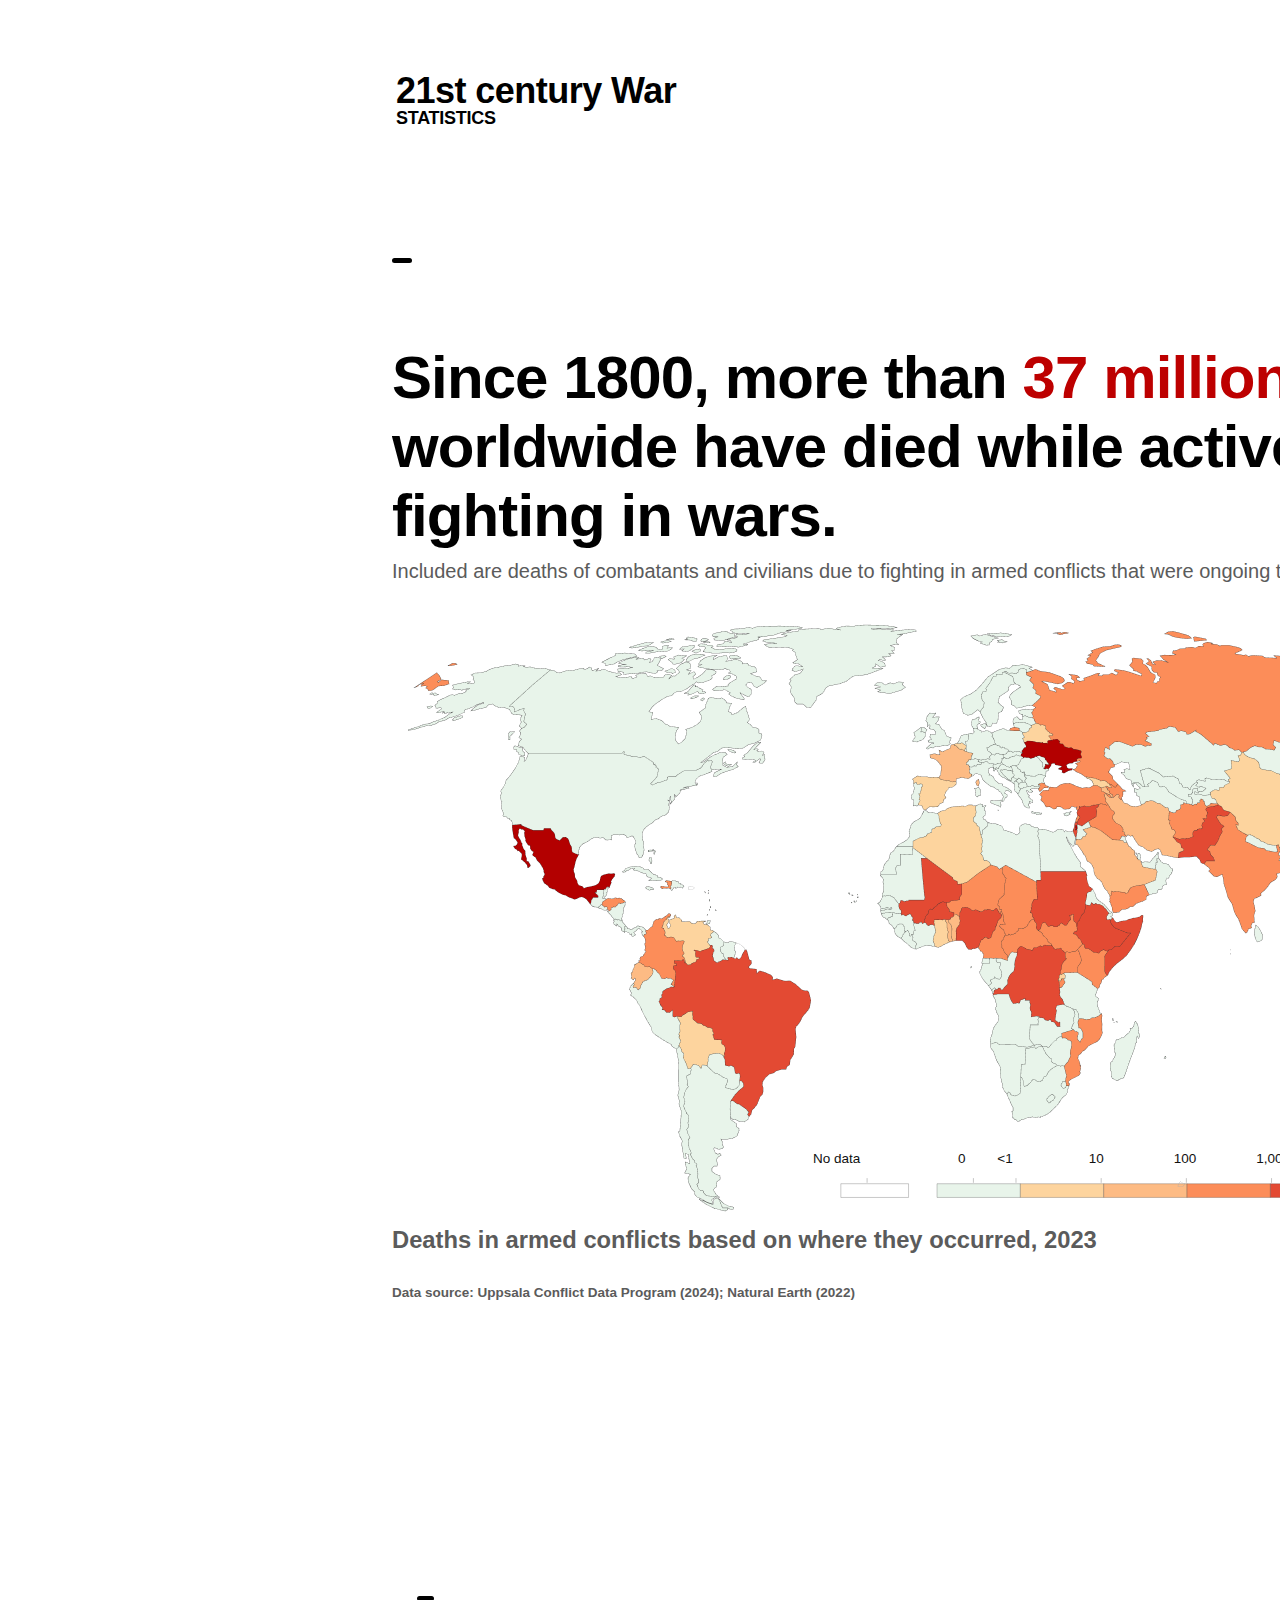
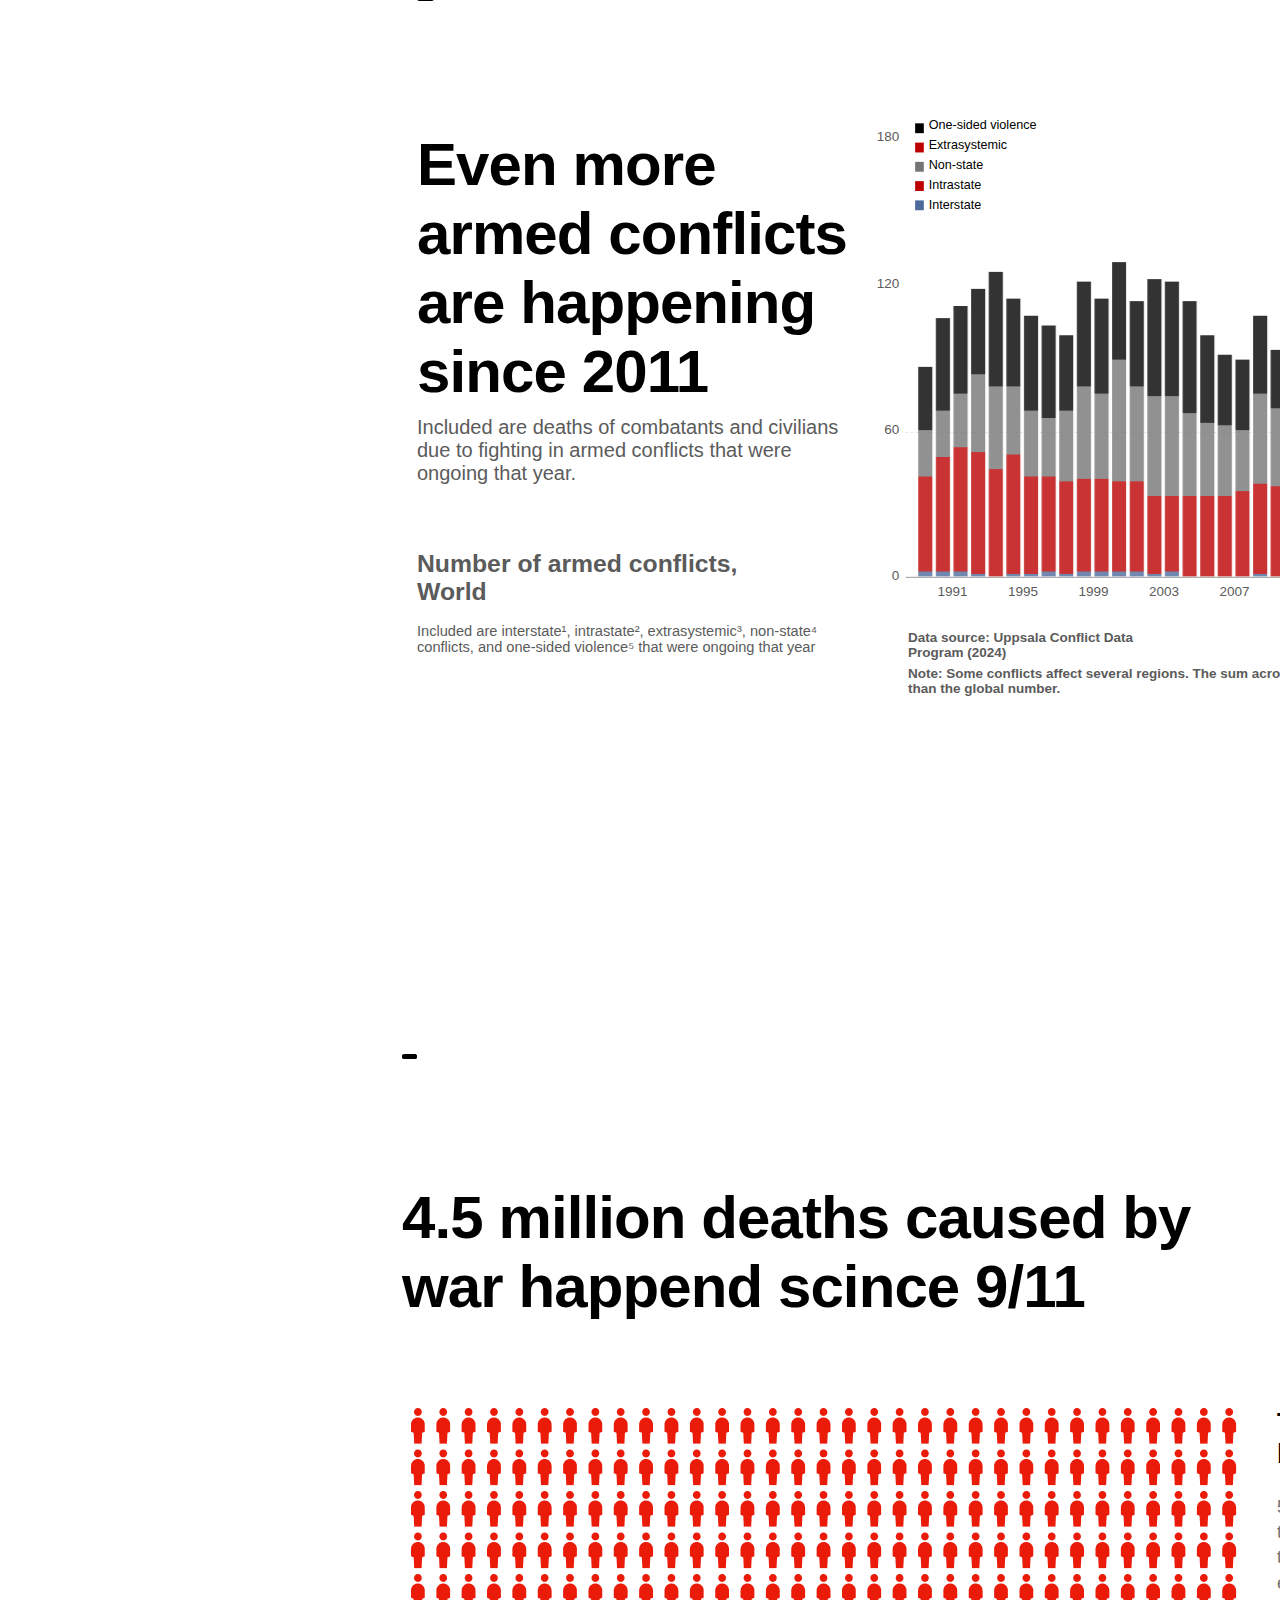
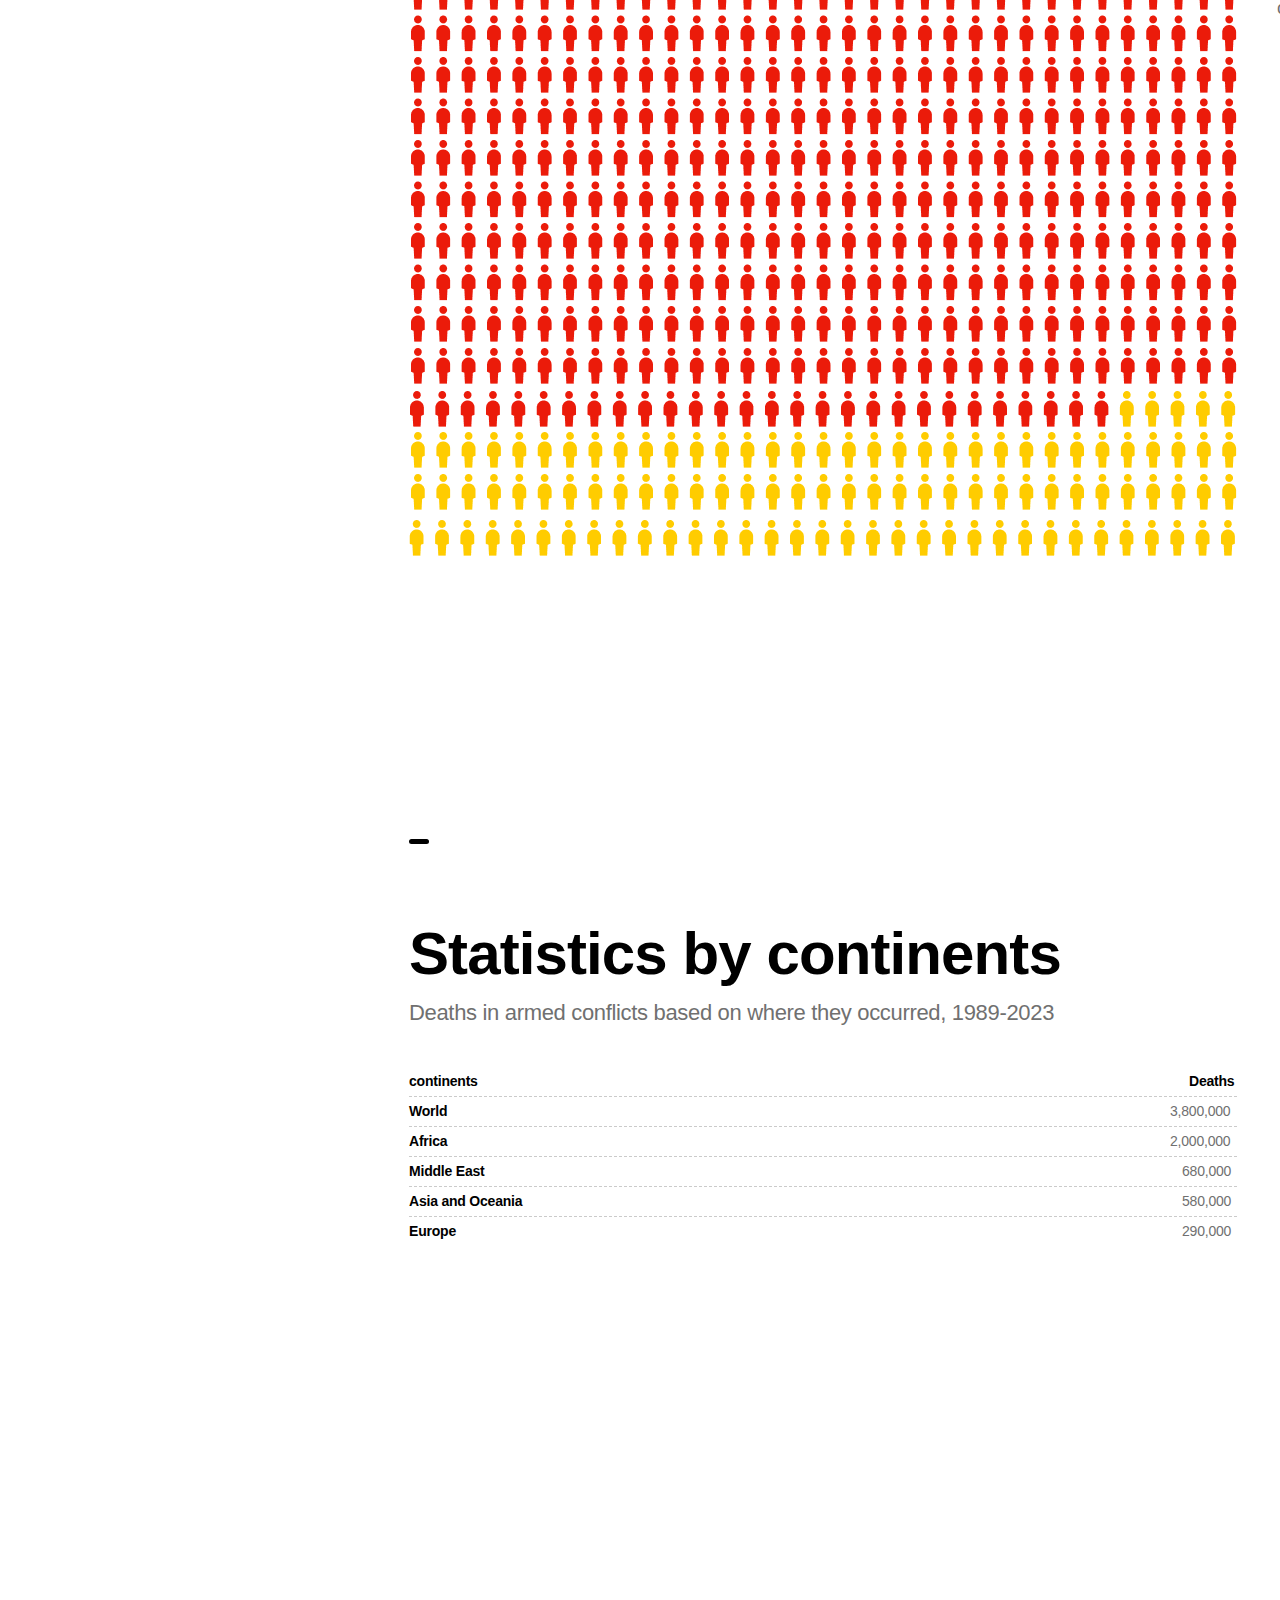
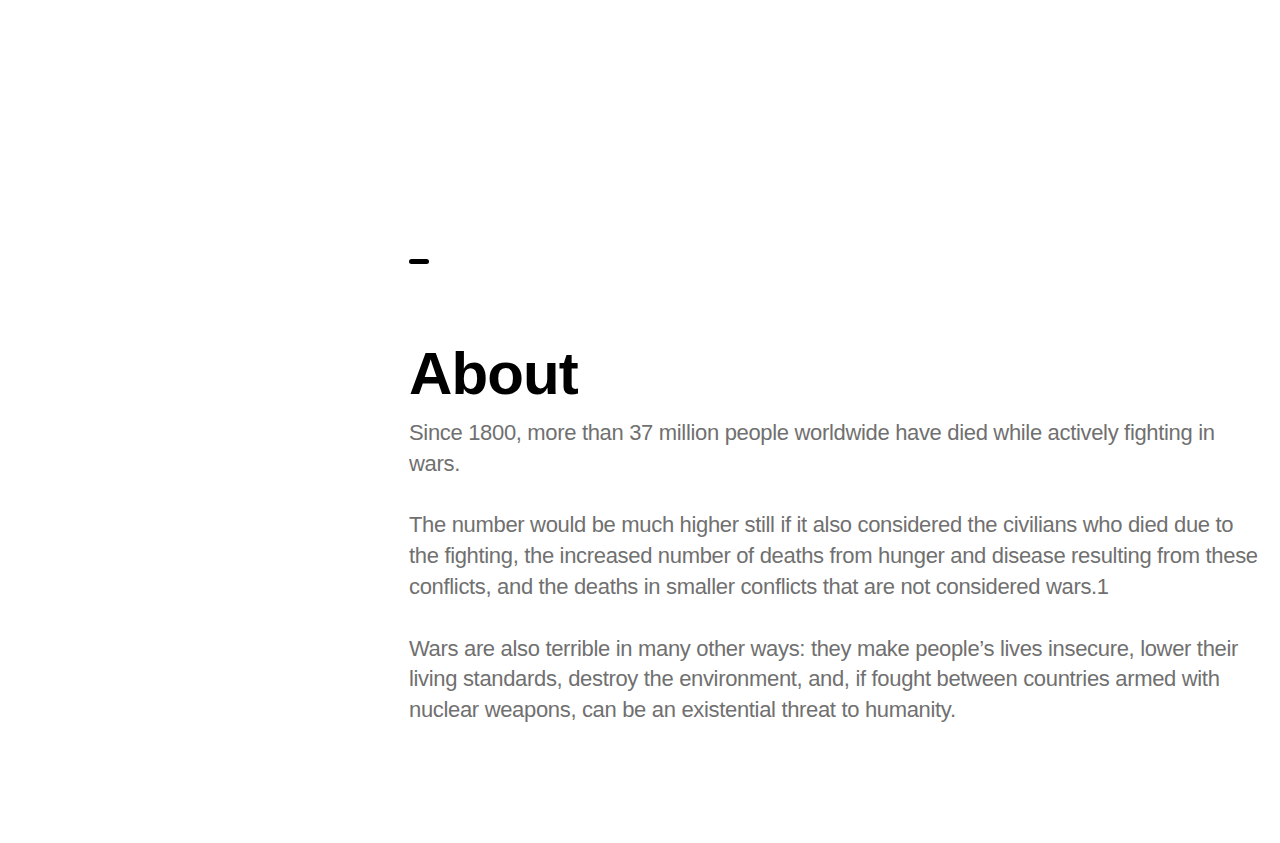
<file: index.html>
<!DOCTYPE html>
<html lang="en">
<head>
  <meta charset="UTF-8">
  <meta http-equiv="X-UA-Compatible" content="IE=edge">
  <meta name="viewport" content="width=device-width, initial-scale=1.0">
  <link rel="stylesheet" href="./vars.css">
  <link rel="stylesheet" href="./style.css">
  
  
  <style>
   a,
   button,
   input,
   select,
   h1,
   h2,
   h3,
   h4,
   h5,
   * {
       box-sizing: border-box;
       margin: 0;
       padding: 0;
       border: none;
       text-decoration: none;
       background: none;
   
       -webkit-font-smoothing: antialiased;
   }
   
   menu, ol, ul {
       list-style-type: none;
       margin: 0;
       padding: 0;
   }
   </style>
  <title>Document</title>
</head>
<body>
  <div class="page">
    <div class="big-statement">
      <div
        class="there-are-1-349-166-active-cases-of-coronavirus-in-the-world-as-of-april-13"
      >
        <span>
          <span
            class="there-are-1-349-166-active-cases-of-coronavirus-in-the-world-as-of-april-13-span"
          >
            Since 1800, more than
          </span>
          <span
            class="there-are-1-349-166-active-cases-of-coronavirus-in-the-world-as-of-april-13-span2"
          >
            37 million
          </span>
          <span
            class="there-are-1-349-166-active-cases-of-coronavirus-in-the-world-as-of-april-13-span3"
          >
            people worldwide have died while actively fighting in wars.
          </span>
        </span>
      </div>
      <div
        class="that-s-70-640-3-83-more-than-the-day-before-and-88-281-more-since-your-last-visit-2-days-ago"
      >
        Included are deaths of combatants and civilians due to fighting in armed
        conflicts that were ongoing that year.
      </div>
    </div>
    <div class="divider">
      <div class="divider2"></div>
    </div>
    <div class="_21st-century-war">21st century War</div>
    <div class="statistics">Statistics</div>
    <div class="pacifism">#pacifism</div>
    <div class="big-statement2">
      <div class="about2">About</div>
      <div
        class="[base64]"
      >
        Since 1800, more than 37 million people worldwide have died while actively
        fighting in wars.
        <br />
        <br />
        The number would be much higher still if it also considered the civilians
        who died due to the fighting, the increased number of deaths from hunger
        and disease resulting from these conflicts, and the deaths in smaller
        conflicts that are not considered wars.1
        <br />
        <br />
        Wars are also terrible in many other ways: they make people’s lives
        insecure, lower their living standards, destroy the environment, and, if
        fought between countries armed with nuclear weapons, can be an existential
        threat to humanity.
      </div>
    </div>
    <div class="divider3">
      <div class="divider2"></div>
    </div>
    <div class="deaths-in-armed-conflicts-based-on-where-they-occurred-1">
      <img class="vector" src="vector0.svg" />
      <div class="numeric-color-legend">
        <img class="lines" src="lines0.svg" />
        <img class="swatches" src="swatches0.svg" />
        <div class="labels">
          <div class="no-data">No data</div>
          <div class="_0">0</div>
          <div class="_1">&lt;1</div>
          <div class="_10">10</div>
          <div class="_100">100</div>
          <div class="_1-000">1,000</div>
          <div class="_10-000">10,000</div>
        </div>
      </div>
      <div class="sources">
        <div
          class="data-source-uppsala-conflict-data-program-2024-natural-earth-2022"
        >
          Data source: Uppsala Conflict Data Program (2024); Natural Earth (2022)
        </div>
      </div>
      <div class="deaths-in-armed-conflicts-based-on-where-they-occurred-2023">
        Deaths in armed conflicts based on where they occurred, 2023
      </div>
      <img class="map-1-1" src="map-1-10.png" />
    </div>
    <div class="number-of-armed-conflicts-1">
      <img class="vector2" src="vector1.svg" />
      <div class="horizontal-axis">
        <div class="tick-labels">
          <div class="_2023">2023</div>
          <div class="_1991">1991</div>
          <div class="_1995">1995</div>
          <div class="_1999">1999</div>
          <div class="_2003">2003</div>
          <div class="_2007">2007</div>
          <div class="_2011">2011</div>
          <div class="_2015">2015</div>
          <div class="_2019">2019</div>
        </div>
      </div>
      <div class="vertical-axis">
        <div class="tick-labels2">
          <div class="_02">0</div>
          <div class="_60">60</div>
          <div class="_120">120</div>
          <div class="_180">180</div>
        </div>
      </div>
      <img class="horizontal-grid-lines" src="horizontal-grid-lines0.svg" />
      <div class="vertical-color-legend">
        <div class="labels2">
          <div class="one-sided-violence">One-sided violence</div>
          <div class="extrasystemic">Extrasystemic</div>
          <div class="non-state">Non-state</div>
          <div class="intrastate">Intrastate</div>
          <div class="interstate">Interstate</div>
        </div>
        <img class="group" src="group0.svg" />
      </div>
      <div class="sources2">
        <div class="data-source-uppsala-conflict-data-program-2024">
          Data source: Uppsala Conflict Data Program (2024)
        </div>
      </div>
      <div class="note">
        <div
          class="note-some-conflicts-affect-several-regions-the-sum-across-all-regions-can-therefore-be-higher-than-the-global-number"
        >
          Note: Some conflicts affect several regions. The sum across all regions
          can therefore be higher than the global number.
        </div>
      </div>
      <img class="bars-1-1" src="bars-1-10.png" />
    </div>
    <div class="frame-1">
      <div class="big-statement3">
        <div
          class="there-are-1-349-166-active-cases-of-coronavirus-in-the-world-as-of-april-132"
        >
          Even more armed conflicts are happening since 2011
        </div>
        <div
          class="that-s-70-640-3-83-more-than-the-day-before-and-88-281-more-since-your-last-visit-2-days-ago"
        >
          Included are deaths of combatants and civilians due to fighting in armed
          conflicts that were ongoing that year.
        </div>
      </div>
      <div class="title">
        <div class="number-of-armed-conflicts-world">
          Number of armed conflicts, World
        </div>
      </div>
      <div class="subtitle">
        <div class="group2">
          <div
            class="included-are-interstate-intrastate-extrasystemic-non-state-conflicts-and-one-sided-violence-that-were-ongoing-that-year"
          >
            Included are interstate¹, intrastate², extrasystemic³, non-state⁴
            conflicts, and one-sided violence⁵ that were ongoing that year
          </div>
        </div>
      </div>
    </div>
    <div class="divider4">
      <div class="divider2"></div>
    </div>
    <div
      class="_540-people-dies-every-day-about-420-of-them-dies-by-indirect-deaths-caused-by-the-deterioration-of-economic-environmental-psychological-and-health-conditions"
    >
      540 people dies every day. About 420 of them dies by “‘indirect deaths”
      caused by the deterioration of economic, environmental, psychological and
      health conditions.
    </div>
    <div class="big-statement4">
      <div class="the-effect-of-social-distancing">
        4.5 million deaths caused by war happend scince 9/11
      </div>
      <div
        class="by-interacting-with-fewer-people-an-infected-person-spreads-the-virus-less-try-the-options-below-to-see-the-effect-of-different-degrees-of-social-distancing-numbers-here-are-purely-representative"
      ></div>
    </div>
    <div class="divider5">
      <div class="divider2"></div>
    </div>
    <div class="this-many-has-died-by-war-every-day">
      This many has died by war every day
    </div>
    <div class="divider5">
      <div class="divider2"></div>
    </div>
    <img class="group-21-1-1" src="group-21-1-10.png" />
    <div class="line-3"></div>
    <div class="world">World</div>
    <div class="_3-800-000">3,800,000</div>
    <div class="line-32"></div>
    <div class="africa">Africa</div>
    <div class="_2-000-000">2,000,000</div>
    <div class="line-33"></div>
    <div class="middle-east">Middle East</div>
    <div class="_680-000">680,000</div>
    <div class="line-34"></div>
    <div class="asia-and-oceania">Asia and Oceania</div>
    <div class="_580-000">580,000</div>
    <div class="line-35"></div>
    <div class="europe">Europe</div>
    <div class="_290-000">290,000</div>
    <div class="continents">continents</div>
    <div class="deaths">Deaths</div>
    <div class="big-statement5">
      <div class="statistics-by-country">Statistics by continents</div>
      <div
        class="directly-compare-the-latest-numbers-click-each-statistic-to-see-a-timeline"
      >
        Deaths in armed conflicts based on where they occurred, 1989-2023
      </div>
    </div>
    <div class="divider6">
      <div class="divider2"></div>
    </div>
  </div>
  
</body>
</html>
</file>
<file: vars.css>
/* Figma Styles of your File */
:root {
  /* Colors */
  /* Fonts */
  /* Effects */
}
</file>
<file: style.css>
.page,
.page * {
  box-sizing: border-box;
}
.page {
  background: #ffffff;
  height: 5643px;
  position: relative;
  overflow: hidden;
}
.active-cases {
  position: absolute;
  inset: 0;
}
.big-statement {
  display: flex;
  flex-direction: column;
  gap: 10px;
  align-items: flex-start;
  justify-content: flex-start;
  width: 1181px;
  position: absolute;
  left: 392px;
  top: 343px;
  overflow: hidden;
}
.there-are-1-349-166-active-cases-of-coronavirus-in-the-world-as-of-april-13 {
  text-align: left;
  font-family: "Inter-SemiBold", sans-serif;
  font-size: 60px;
  letter-spacing: -0.015em;
  font-weight: 600;
  position: relative;
  align-self: stretch;
}
.there-are-1-349-166-active-cases-of-coronavirus-in-the-world-as-of-april-13-span {
  color: #000000;
  font-family: "Inter-SemiBold", sans-serif;
  font-size: 60px;
  letter-spacing: -0.015em;
  font-weight: 600;
}
.there-are-1-349-166-active-cases-of-coronavirus-in-the-world-as-of-april-13-span2 {
  color: #bd0000;
  font-family: "Inter-SemiBold", sans-serif;
  font-size: 60px;
  letter-spacing: -0.015em;
  font-weight: 600;
}
.there-are-1-349-166-active-cases-of-coronavirus-in-the-world-as-of-april-13-span3 {
  color: #000000;
  font-family: "Inter-SemiBold", sans-serif;
  font-size: 60px;
  letter-spacing: -0.015em;
  font-weight: 600;
}
.that-s-70-640-3-83-more-than-the-day-before-and-88-281-more-since-your-last-visit-2-days-ago {
  color: #5b5b5b;
  text-align: left;
  font-family: "Lato-Regular", sans-serif;
  font-size: 20px;
  font-weight: 400;
  position: relative;
  align-self: stretch;
}
.divider {
  width: 20px;
  height: 5px;
  position: absolute;
  left: 392px;
  top: 258px;
}
.divider2 {
  background: #000000;
  border-radius: 10px;
  width: 100%;
  height: 100%;
  position: absolute;
  right: 0%;
  left: 0%;
  bottom: 0%;
  top: 0%;
}
.header {
  position: absolute;
  inset: 0;
}
._21st-century-war {
  color: #000000;
  text-align: left;
  font-family: "Inter-SemiBold", sans-serif;
  font-size: 36px;
  letter-spacing: -0.015em;
  font-weight: 600;
  position: absolute;
  left: 396px;
  top: 70px;
}
.statistics {
  color: #000000;
  text-align: left;
  font-family: "Inter-SemiBold", sans-serif;
  font-size: 18px;
  letter-spacing: -0.015em;
  font-weight: 600;
  text-transform: uppercase;
  position: absolute;
  left: 396px;
  top: 108px;
}
.pacifism {
  color: #000000;
  text-align: left;
  font-family: "Inter-SemiBold", sans-serif;
  font-size: 15px;
  letter-spacing: -0.015em;
  font-weight: 600;
  position: absolute;
  left: 1510px;
  top: 70px;
}
.about {
  position: absolute;
  inset: 0;
}
.big-statement2 {
  display: flex;
  flex-direction: column;
  gap: 10px;
  align-items: flex-start;
  justify-content: flex-start;
  width: 850px;
  position: absolute;
  left: 409px;
  top: 5139px;
  overflow: hidden;
}
.about2 {
  color: #000000;
  text-align: left;
  font-family: "Inter-SemiBold", sans-serif;
  font-size: 60px;
  letter-spacing: -0.015em;
  font-weight: 600;
  position: relative;
  align-self: stretch;
}
.[base64] {
  color: #707070;
  text-align: left;
  font-family: "Inter-Regular", sans-serif;
  font-size: 22px;
  line-height: 140%;
  letter-spacing: -0.015em;
  font-weight: 400;
  position: relative;
  align-self: stretch;
}
.divider3 {
  width: 20px;
  height: 5px;
  position: absolute;
  left: 409px;
  top: 5059px;
}
.deaths-in-armed-conflicts-based-on-where-they-occurred-1 {
  background: #ffffff;
  width: 1324px;
  height: 720px;
  position: absolute;
  left: 392px;
  top: 624px;
  overflow: hidden;
}
.vector {
  width: 100%;
  height: 100%;
  position: absolute;
  right: 0%;
  left: 0%;
  bottom: 0%;
  top: 0%;
  overflow: visible;
}
.chart-area {
  position: absolute;
  inset: 0;
}
.numeric-color-legend {
  width: 651.91px;
  height: 47.38px;
  position: static;
}
.lines {
  width: 39.56%;
  height: 0.65%;
  position: absolute;
  right: 25.85%;
  left: 34.59%;
  bottom: 22.39%;
  top: 76.96%;
  overflow: visible;
}
.swatches {
  width: 49.24%;
  height: 2.16%;
  position: absolute;
  right: 18.96%;
  left: 31.8%;
  bottom: 20.22%;
  top: 77.61%;
  overflow: visible;
}
.labels {
  width: 595.38px;
  height: 24.93px;
  position: static;
}
.no-data {
  color: #111111;
  text-align: left;
  font-family: "Lato-Regular", sans-serif;
  font-size: 13.5px;
  font-weight: 400;
  position: absolute;
  right: 62.67%;
  left: 31.8%;
  width: 5.53%;
  bottom: 23.34%;
  top: 73.19%;
  height: 3.46%;
}
._0 {
  color: #111111;
  text-align: left;
  font-family: "Lato-Regular", sans-serif;
  font-size: 13.5px;
  font-weight: 400;
  position: absolute;
  right: 56.32%;
  left: 42.74%;
  width: 0.94%;
  bottom: 23.34%;
  top: 73.19%;
  height: 3.46%;
}
._1 {
  color: #111111;
  text-align: left;
  font-family: "Lato-Regular", sans-serif;
  font-size: 13.5px;
  font-weight: 400;
  position: absolute;
  right: 52.4%;
  left: 45.72%;
  width: 1.88%;
  bottom: 23.34%;
  top: 73.19%;
  height: 3.46%;
}
._10 {
  color: #111111;
  text-align: left;
  font-family: "Lato-Regular", sans-serif;
  font-size: 13.5px;
  font-weight: 400;
  position: absolute;
  right: 45.5%;
  left: 52.62%;
  width: 1.88%;
  bottom: 23.34%;
  top: 73.19%;
  height: 3.46%;
}
._100 {
  color: #111111;
  text-align: left;
  font-family: "Lato-Regular", sans-serif;
  font-size: 13.5px;
  font-weight: 400;
  position: absolute;
  right: 38.12%;
  left: 59.05%;
  width: 2.82%;
  bottom: 23.34%;
  top: 73.19%;
  height: 3.46%;
}
._1-000 {
  color: #111111;
  text-align: left;
  font-family: "Lato-Regular", sans-serif;
  font-size: 13.5px;
  font-weight: 400;
  position: absolute;
  right: 30.61%;
  left: 65.27%;
  width: 4.12%;
  bottom: 23.34%;
  top: 73.19%;
  height: 3.46%;
}
._10-000 {
  color: #111111;
  text-align: left;
  font-family: "Lato-Regular", sans-serif;
  font-size: 13.5px;
  font-weight: 400;
  position: absolute;
  right: 23.23%;
  left: 71.71%;
  width: 5.06%;
  bottom: 23.34%;
  top: 73.19%;
  height: 3.46%;
}
.footer {
  position: absolute;
  inset: 0;
}
.sources {
  width: 677.58px;
  height: 24.93px;
  position: static;
}
.data-source-uppsala-conflict-data-program-2024-natural-earth-2022 {
  color: #5b5b5b;
  text-align: left;
  font-family: "Lato-Bold", sans-serif;
  font-size: 13.5px;
  font-weight: 700;
  position: absolute;
  right: 48.82%;
  left: 0%;
  width: 51.18%;
  bottom: 4.73%;
  top: 91.81%;
  height: 3.46%;
}
.deaths-in-armed-conflicts-based-on-where-they-occurred-2023 {
  color: #5b5b5b;
  text-align: left;
  font-family: "Lato-Bold", sans-serif;
  font-size: 23.75px;
  font-weight: 700;
  position: absolute;
  right: 10.8%;
  left: 0%;
  width: 89.2%;
  bottom: 12.36%;
  top: 83.61%;
  height: 4.03%;
}
.map-1-1 {
  width: 93.73%;
  height: 81.67%;
  position: absolute;
  right: 5.59%;
  left: 0.68%;
  bottom: 18.33%;
  top: 0%;
  object-fit: cover;
}
.number-of-armed-conflicts-1 {
  background: #ffffff;
  width: 820px;
  height: 971px;
  position: absolute;
  left: 862.07px;
  top: 1597px;
  overflow: hidden;
}
.vector2 {
  width: 100%;
  height: 100%;
  position: absolute;
  right: 0%;
  left: 0%;
  bottom: 0%;
  top: 0%;
  overflow: visible;
}
.horizontal-axis {
  width: 594.74px;
  height: 18.13px;
  position: static;
}
.tick-labels {
  width: 594.74px;
  height: 18.13px;
  position: static;
}
._2023 {
  color: #5b5b5b;
  text-align: center;
  font-family: "Lato-Regular", sans-serif;
  font-size: 13.5px;
  font-weight: 400;
  position: absolute;
  right: 18.33%;
  left: 77.91%;
  width: 3.76%;
  bottom: 37.68%;
  top: 60.45%;
  height: 1.87%;
}
._1991 {
  color: #5b5b5b;
  text-align: center;
  font-family: "Lato-Regular", sans-serif;
  font-size: 13.5px;
  font-weight: 400;
  position: absolute;
  right: 87.09%;
  left: 9.14%;
  width: 3.76%;
  bottom: 37.68%;
  top: 60.45%;
  height: 1.87%;
}
._1995 {
  color: #5b5b5b;
  text-align: center;
  font-family: "Lato-Regular", sans-serif;
  font-size: 13.5px;
  font-weight: 400;
  position: absolute;
  right: 78.49%;
  left: 17.74%;
  width: 3.76%;
  bottom: 37.68%;
  top: 60.45%;
  height: 1.87%;
}
._1999 {
  color: #5b5b5b;
  text-align: center;
  font-family: "Lato-Regular", sans-serif;
  font-size: 13.5px;
  font-weight: 400;
  position: absolute;
  right: 69.89%;
  left: 26.34%;
  width: 3.76%;
  bottom: 37.68%;
  top: 60.45%;
  height: 1.87%;
}
._2003 {
  color: #5b5b5b;
  text-align: center;
  font-family: "Lato-Regular", sans-serif;
  font-size: 13.5px;
  font-weight: 400;
  position: absolute;
  right: 61.31%;
  left: 34.93%;
  width: 3.76%;
  bottom: 37.68%;
  top: 60.45%;
  height: 1.87%;
}
._2007 {
  color: #5b5b5b;
  text-align: center;
  font-family: "Lato-Regular", sans-serif;
  font-size: 13.5px;
  font-weight: 400;
  position: absolute;
  right: 52.71%;
  left: 43.53%;
  width: 3.76%;
  bottom: 37.68%;
  top: 60.45%;
  height: 1.87%;
}
._2011 {
  color: #5b5b5b;
  text-align: center;
  font-family: "Lato-Regular", sans-serif;
  font-size: 13.5px;
  font-weight: 400;
  position: absolute;
  right: 44.11%;
  left: 52.13%;
  width: 3.76%;
  bottom: 37.68%;
  top: 60.45%;
  height: 1.87%;
}
._2015 {
  color: #5b5b5b;
  text-align: center;
  font-family: "Lato-Regular", sans-serif;
  font-size: 13.5px;
  font-weight: 400;
  position: absolute;
  right: 35.52%;
  left: 60.72%;
  width: 3.76%;
  bottom: 37.68%;
  top: 60.45%;
  height: 1.87%;
}
._2019 {
  color: #5b5b5b;
  text-align: center;
  font-family: "Lato-Regular", sans-serif;
  font-size: 13.5px;
  font-weight: 400;
  position: absolute;
  right: 26.92%;
  left: 69.32%;
  width: 3.76%;
  bottom: 37.68%;
  top: 60.45%;
  height: 1.87%;
}
.vertical-axis {
  width: 47.31px;
  height: 456.58px;
  position: static;
}
.tick-labels2 {
  width: 47.31px;
  height: 456.58px;
  position: static;
}
._02 {
  color: #5b5b5b;
  text-align: right;
  font-family: "Lato-Regular", sans-serif;
  font-size: 13.5px;
  font-weight: 400;
  position: absolute;
  right: 95.45%;
  left: 2.63%;
  width: 1.92%;
  bottom: 39.34%;
  top: 58.8%;
  height: 1.87%;
}
._60 {
  color: #5b5b5b;
  text-align: right;
  font-family: "Lato-Regular", sans-serif;
  font-size: 13.5px;
  font-weight: 400;
  position: absolute;
  right: 95.45%;
  left: 0.7%;
  width: 3.85%;
  bottom: 54.39%;
  top: 43.75%;
  height: 1.87%;
}
._120 {
  color: #5b5b5b;
  text-align: right;
  font-family: "Lato-Regular", sans-serif;
  font-size: 13.5px;
  font-weight: 400;
  position: absolute;
  right: 95.45%;
  left: -1.22%;
  width: 5.77%;
  bottom: 69.44%;
  top: 28.69%;
  height: 1.87%;
}
._180 {
  color: #5b5b5b;
  text-align: right;
  font-family: "Lato-Regular", sans-serif;
  font-size: 13.5px;
  font-weight: 400;
  position: absolute;
  right: 95.45%;
  left: -1.22%;
  width: 5.77%;
  bottom: 84.49%;
  top: 13.64%;
  height: 1.87%;
}
.horizontal-grid-lines {
  width: 76.25%;
  height: 15.05%;
  position: absolute;
  right: 18.62%;
  left: 5.14%;
  bottom: 40.13%;
  top: 44.82%;
  overflow: visible;
}
.vertical-color-legend {
  width: 232.94px;
  height: 96.75px;
  position: static;
}
.labels2 {
  width: 219.44px;
  height: 96.75px;
  position: static;
}
.one-sided-violence {
  color: #000000;
  text-align: left;
  font-family: "Lato-Regular", sans-serif;
  font-size: 12.600000381469727px;
  font-weight: 400;
  position: absolute;
  right: 65.12%;
  left: 8.12%;
  width: 26.76%;
  bottom: 85.77%;
  top: 12.48%;
  height: 1.75%;
}
.extrasystemic {
  color: #000000;
  text-align: left;
  font-family: "Lato-Regular", sans-serif;
  font-size: 12.600000381469727px;
  font-weight: 400;
  position: absolute;
  right: 72.62%;
  left: 8.12%;
  width: 19.26%;
  bottom: 83.71%;
  top: 14.54%;
  height: 1.75%;
}
.non-state {
  color: #000000;
  text-align: left;
  font-family: "Lato-Regular", sans-serif;
  font-size: 12.600000381469727px;
  font-weight: 400;
  position: absolute;
  right: 77.88%;
  left: 8.12%;
  width: 14.01%;
  bottom: 81.66%;
  top: 16.59%;
  height: 1.75%;
}
.intrastate {
  color: #000000;
  text-align: left;
  font-family: "Lato-Regular", sans-serif;
  font-size: 12.600000381469727px;
  font-weight: 400;
  position: absolute;
  right: 78.63%;
  left: 8.12%;
  width: 13.26%;
  bottom: 79.6%;
  top: 18.65%;
  height: 1.75%;
}
.interstate {
  color: #000000;
  text-align: left;
  font-family: "Lato-Regular", sans-serif;
  font-size: 12.600000381469727px;
  font-weight: 400;
  position: absolute;
  right: 78.38%;
  left: 8.12%;
  width: 13.51%;
  bottom: 77.55%;
  top: 20.7%;
  height: 1.75%;
}
.group {
  width: 1.06%;
  height: 9.26%;
  position: absolute;
  right: 92.47%;
  left: 6.47%;
  bottom: 77.83%;
  top: 12.9%;
  overflow: visible;
}
.sources2 {
  width: 270.47px;
  height: 63.75px;
  position: static;
}
.data-source-uppsala-conflict-data-program-2024 {
  color: #5b5b5b;
  text-align: left;
  font-family: "Lato-Bold", sans-serif;
  font-size: 13.5px;
  font-weight: 700;
  position: absolute;
  right: 61.41%;
  left: 5.61%;
  width: 32.98%;
  bottom: 28.24%;
  top: 65.19%;
  height: 6.56%;
}
.note {
  width: 624.02px;
  height: 63.75px;
  position: static;
}
.note-some-conflicts-affect-several-regions-the-sum-across-all-regions-can-therefore-be-higher-than-the-global-number {
  color: #5b5b5b;
  text-align: left;
  font-family: "Lato-Bold", sans-serif;
  font-size: 13.5px;
  font-weight: 700;
  position: absolute;
  right: 18.29%;
  left: 5.61%;
  width: 76.1%;
  bottom: 24.51%;
  top: 68.92%;
  height: 6.56%;
}
.bars-1-1 {
  width: 74.88%;
  height: 47.48%;
  position: absolute;
  right: 18.29%;
  left: 6.83%;
  bottom: 40.27%;
  top: 12.26%;
  object-fit: cover;
}
.frame-1 {
  display: flex;
  flex-direction: row;
  row-gap: 97px;
  align-items: flex-start;
  justify-content: flex-start;
  flex-wrap: wrap;
  align-content: flex-start;
  width: 851px;
  height: 529px;
  position: absolute;
  left: 417px;
  top: 1730px;
}
.big-statement3 {
  display: flex;
  flex-direction: column;
  gap: 10px;
  align-items: flex-start;
  justify-content: flex-start;
  flex-shrink: 0;
  width: 436.74px;
  height: 573px;
  position: relative;
  overflow: hidden;
}
.there-are-1-349-166-active-cases-of-coronavirus-in-the-world-as-of-april-132 {
  color: #000000;
  text-align: left;
  font-family: "Inter-SemiBold", sans-serif;
  font-size: 60px;
  letter-spacing: -0.015em;
  font-weight: 600;
  position: relative;
  align-self: stretch;
}
.title {
  margin: 0 0 0 -7px;
  flex-shrink: 0;
  width: 358.62px;
  height: 116.2px;
  position: static;
}
.number-of-armed-conflicts-world {
  color: #5b5b5b;
  text-align: left;
  font-family: "PlayfairDisplay-Bold", sans-serif;
  font-size: 24.75px;
  font-weight: 700;
  position: absolute;
  right: 57.86%;
  left: 0%;
  width: 42.14%;
  bottom: -1.44%;
  top: 79.47%;
  height: 21.97%;
}
.subtitle {
  margin: 0 0 0 -7px;
  flex-shrink: 0;
  width: 421.47px;
  height: 86.78px;
  position: static;
}
.group2 {
  width: 421.47px;
  height: 86.78px;
  position: static;
}
.included-are-interstate-intrastate-extrasystemic-non-state-conflicts-and-one-sided-violence-that-were-ongoing-that-year {
  color: #5b5b5b;
  text-align: left;
  font-family: "Lato-Regular", sans-serif;
  font-size: 14.625px;
  font-weight: 400;
  position: absolute;
  right: 50.47%;
  left: 0%;
  width: 49.53%;
  bottom: -9.66%;
  top: 93.26%;
  height: 16.4%;
}
.divider4 {
  width: 17.03px;
  height: 5px;
  position: absolute;
  left: 417px;
  top: 1596px;
}
._540-people-dies-every-day-about-420-of-them-dies-by-indirect-deaths-caused-by-the-deterioration-of-economic-environmental-psychological-and-health-conditions {
  color: #707070;
  text-align: left;
  font-family: "Inter-Regular", sans-serif;
  font-size: 18px;
  line-height: 140%;
  letter-spacing: -0.04em;
  font-weight: 400;
  position: absolute;
  left: 1277px;
  top: 3095px;
  width: 300.31px;
  height: 118px;
}
.big-statement4 {
  display: flex;
  flex-direction: column;
  gap: 10px;
  align-items: flex-start;
  justify-content: flex-start;
  width: 860.84px;
  height: 187px;
  position: absolute;
  left: 402px;
  top: 2783px;
  overflow: hidden;
}
.the-effect-of-social-distancing {
  color: #000000;
  text-align: left;
  font-family: "Inter-SemiBold", sans-serif;
  font-size: 60px;
  letter-spacing: -0.015em;
  font-weight: 600;
  position: relative;
  align-self: stretch;
}
.by-interacting-with-fewer-people-an-infected-person-spreads-the-virus-less-try-the-options-below-to-see-the-effect-of-different-degrees-of-social-distancing-numbers-here-are-purely-representative {
  color: #707070;
  text-align: left;
  font-family: "Inter-Regular", sans-serif;
  font-size: 22px;
  line-height: 140%;
  letter-spacing: -0.015em;
  font-weight: 400;
  position: relative;
  align-self: stretch;
}
.divider5 {
  width: 14.58px;
  height: 5px;
  position: absolute;
  left: 402px;
  top: 2654px;
}
.this-many-has-died-by-war-every-day {
  color: #000000;
  text-align: left;
  font-family: "Inter-SemiBold", sans-serif;
  font-size: 27px;
  font-weight: 600;
  position: absolute;
  left: 1277px;
  top: 3008px;
  width: 271.88px;
  height: 52px;
}
.group-21-1-1 {
  width: 828px;
  height: 748px;
  position: absolute;
  left: 409px;
  top: 3008px;
  object-fit: cover;
}
.line-3 {
  margin-top: -1px;
  border-style: dashed;
  border-color: #000000;
  border-width: 1px 0 0 0;
  opacity: 0.2;
  width: 828px;
  height: 0px;
  position: absolute;
  left: 409px;
  top: 4297px;
}
.world {
  color: #000000;
  text-align: left;
  font-family: "Inter-SemiBold", sans-serif;
  font-size: 14px;
  line-height: 29px;
  letter-spacing: -0.015em;
  font-weight: 600;
  position: absolute;
  left: 409px;
  top: 4297px;
}
._3-800-000 {
  color: #707070;
  text-align: right;
  font-family: "Inter-Regular", sans-serif;
  font-size: 14px;
  line-height: 29px;
  letter-spacing: -0.015em;
  font-weight: 400;
  position: absolute;
  left: 1170px;
  top: 4297px;
}
.line-32 {
  margin-top: -1px;
  border-style: dashed;
  border-color: #000000;
  border-width: 1px 0 0 0;
  opacity: 0.2;
  width: 828px;
  height: 0px;
  position: absolute;
  left: 409px;
  top: 4327px;
}
.africa {
  color: #000000;
  text-align: left;
  font-family: "Inter-SemiBold", sans-serif;
  font-size: 14px;
  line-height: 29px;
  letter-spacing: -0.015em;
  font-weight: 600;
  position: absolute;
  left: 409px;
  top: 4327px;
}
._2-000-000 {
  color: #707070;
  text-align: right;
  font-family: "Inter-Regular", sans-serif;
  font-size: 14px;
  line-height: 29px;
  letter-spacing: -0.015em;
  font-weight: 400;
  position: absolute;
  left: 1170px;
  top: 4327px;
}
.line-33 {
  margin-top: -1px;
  border-style: dashed;
  border-color: #000000;
  border-width: 1px 0 0 0;
  opacity: 0.2;
  width: 828px;
  height: 0px;
  position: absolute;
  left: 409px;
  top: 4357px;
}
.middle-east {
  color: #000000;
  text-align: left;
  font-family: "Inter-SemiBold", sans-serif;
  font-size: 14px;
  line-height: 29px;
  letter-spacing: -0.015em;
  font-weight: 600;
  position: absolute;
  left: 409px;
  top: 4357px;
}
._680-000 {
  color: #707070;
  text-align: right;
  font-family: "Inter-Regular", sans-serif;
  font-size: 14px;
  line-height: 29px;
  letter-spacing: -0.015em;
  font-weight: 400;
  position: absolute;
  left: 1182px;
  top: 4357px;
}
.line-34 {
  margin-top: -1px;
  border-style: dashed;
  border-color: #000000;
  border-width: 1px 0 0 0;
  opacity: 0.2;
  width: 828px;
  height: 0px;
  position: absolute;
  left: 409px;
  top: 4387px;
}
.asia-and-oceania {
  color: #000000;
  text-align: left;
  font-family: "Inter-SemiBold", sans-serif;
  font-size: 14px;
  line-height: 29px;
  letter-spacing: -0.015em;
  font-weight: 600;
  position: absolute;
  left: 409px;
  top: 4387px;
}
._580-000 {
  color: #707070;
  text-align: right;
  font-family: "Inter-Regular", sans-serif;
  font-size: 14px;
  line-height: 29px;
  letter-spacing: -0.015em;
  font-weight: 400;
  position: absolute;
  left: 1182px;
  top: 4387px;
}
.line-35 {
  margin-top: -1px;
  border-style: dashed;
  border-color: #000000;
  border-width: 1px 0 0 0;
  opacity: 0.2;
  width: 828px;
  height: 0px;
  position: absolute;
  left: 409px;
  top: 4417px;
}
.europe {
  color: #000000;
  text-align: left;
  font-family: "Inter-SemiBold", sans-serif;
  font-size: 14px;
  line-height: 29px;
  letter-spacing: -0.015em;
  font-weight: 600;
  position: absolute;
  left: 409px;
  top: 4417px;
}
._290-000 {
  color: #707070;
  text-align: right;
  font-family: "Inter-Regular", sans-serif;
  font-size: 14px;
  line-height: 29px;
  letter-spacing: -0.015em;
  font-weight: 400;
  position: absolute;
  left: 1182px;
  top: 4417px;
}
.table-header {
  position: absolute;
  inset: 0;
}
.continents {
  color: #000000;
  text-align: left;
  font-family: "Inter-SemiBold", sans-serif;
  font-size: 14px;
  line-height: 140%;
  letter-spacing: -0.015em;
  font-weight: 600;
  position: absolute;
  left: 409px;
  top: 4272px;
}
.deaths {
  color: #000000;
  text-align: right;
  font-family: "Inter-SemiBold", sans-serif;
  font-size: 14px;
  line-height: 140%;
  letter-spacing: -0.015em;
  font-weight: 600;
  position: absolute;
  left: 1189px;
  top: 4272px;
}
.big-statement5 {
  display: flex;
  flex-direction: column;
  gap: 10px;
  align-items: flex-start;
  justify-content: flex-start;
  width: 1181px;
  position: absolute;
  left: 409px;
  top: 4119px;
  overflow: hidden;
}
.statistics-by-country {
  color: #000000;
  text-align: left;
  font-family: "Inter-SemiBold", sans-serif;
  font-size: 60px;
  letter-spacing: -0.015em;
  font-weight: 600;
  position: relative;
  align-self: stretch;
}
.directly-compare-the-latest-numbers-click-each-statistic-to-see-a-timeline {
  color: #707070;
  text-align: left;
  font-family: "Inter-Regular", sans-serif;
  font-size: 22px;
  line-height: 140%;
  letter-spacing: -0.015em;
  font-weight: 400;
  position: relative;
  align-self: stretch;
}
.divider6 {
  width: 20px;
  height: 5px;
  position: absolute;
  left: 409px;
  top: 4039px;
}
</file>
